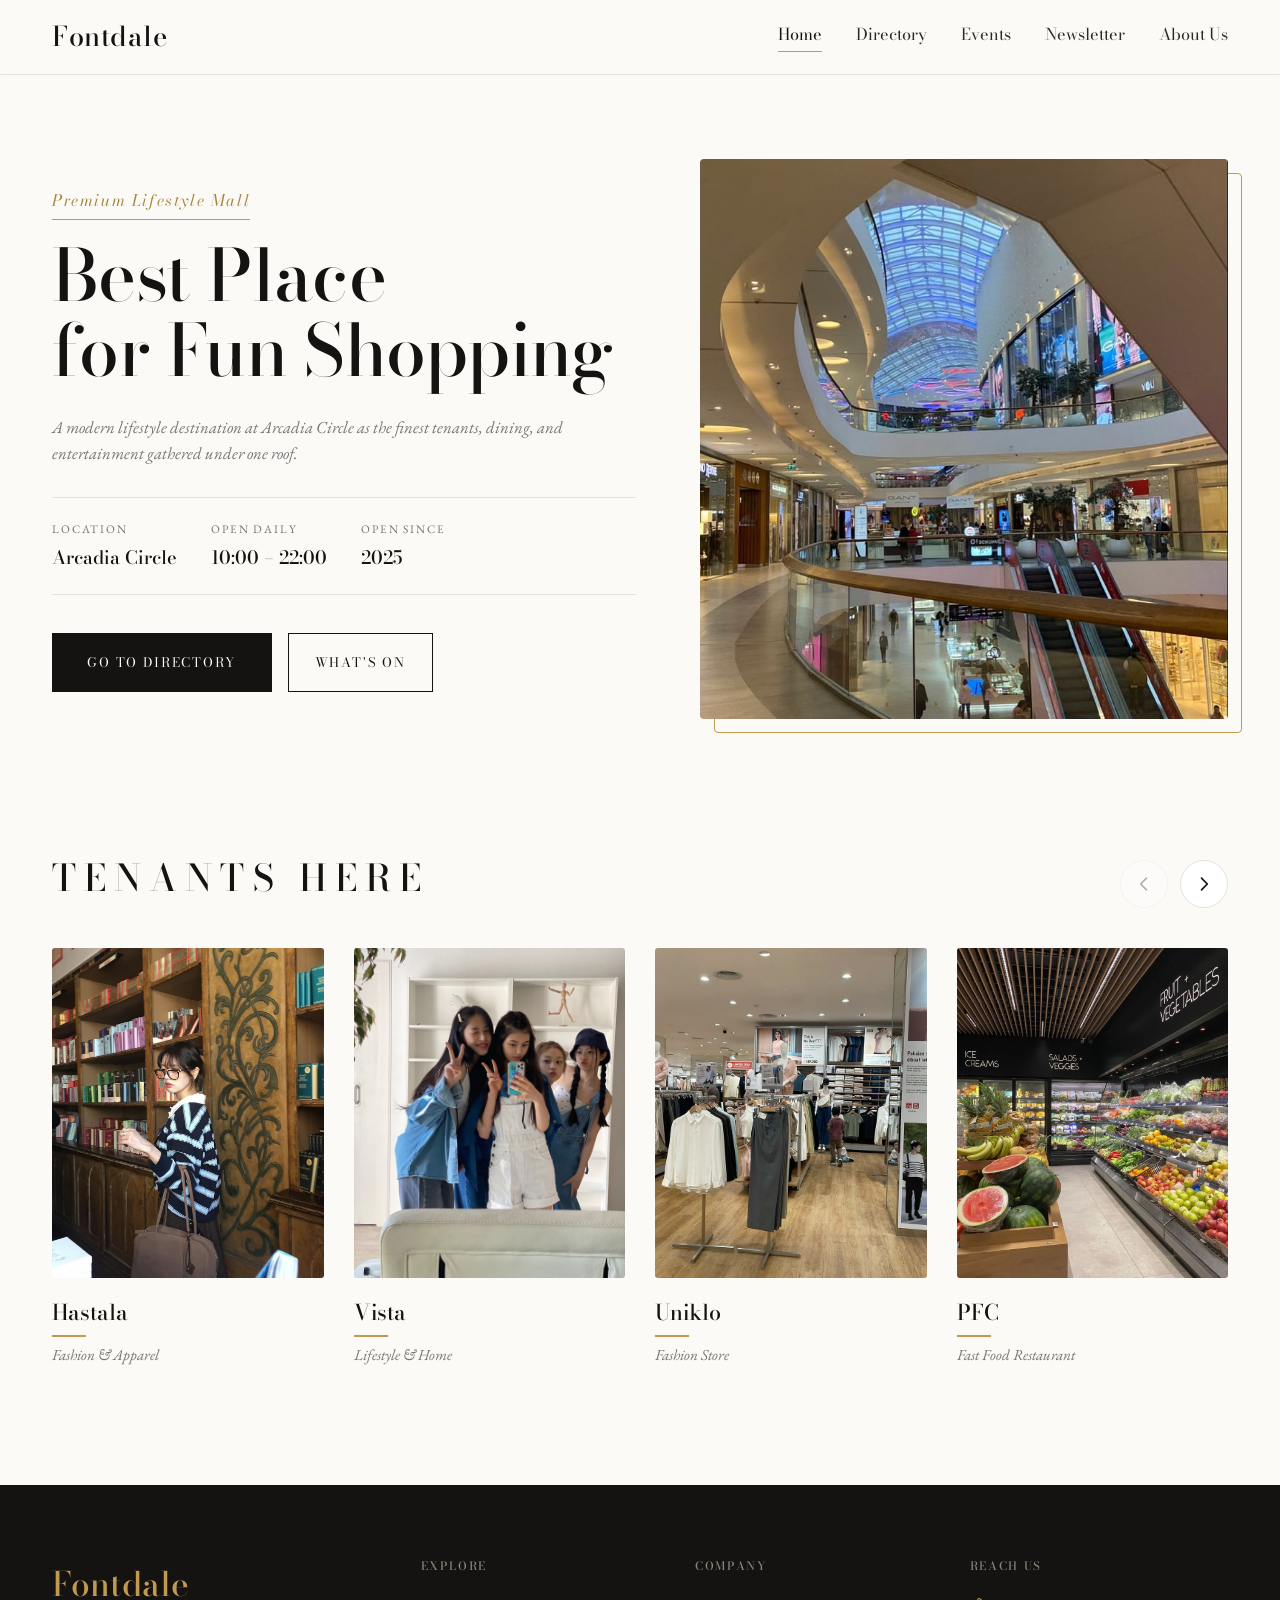
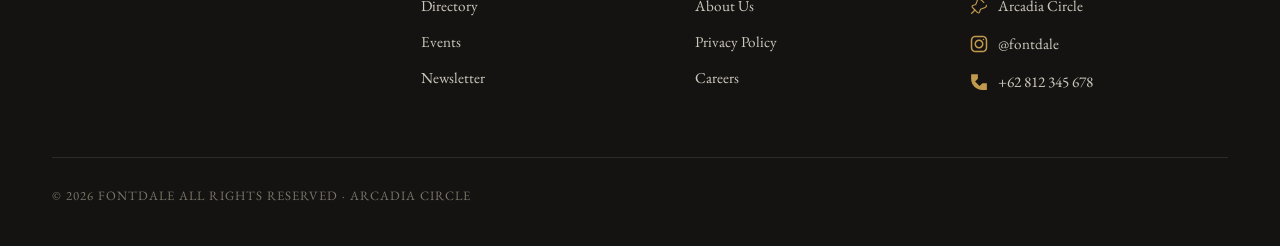
<file: index.html>
<!DOCTYPE html>
<html lang="en">
<head>
<meta charset="UTF-8" />
<meta name="viewport" content="width=device-width, initial-scale=1.0" />
<title>Fontdale — Premium Lifestyle Mall at Arcadia Circle</title>
<link rel="preconnect" href="https://fonts.googleapis.com">
<link rel="preconnect" href="https://fonts.gstatic.com" crossorigin>
<link href="https://fonts.googleapis.com/css2?family=Bodoni+Moda:ital,opsz,wght@0,6..96,400;0,6..96,500;0,6..96,600;1,6..96,400&family=EB+Garamond:ital,wght@0,400;0,500;1,400&display=swap" rel="stylesheet">
<link rel="stylesheet" href="css/style.css">
<link rel="stylesheet" href="css/index.css">
</head>
<body>

  <!-- header -->
  <header>
    <div class="wrap nav">
      <a href="index.html" class="brand">Fontdale</a>
      <nav class="menu" id="menu">
        <a href="index.html" class="active">Home</a>
        <a href="directory.html">Directory</a>
        <a href="events.html">Events</a>
        <a href="newsletter.html">Newsletter</a>
        <a href="about.html">About Us</a>
      </nav>
      <button class="burger" id="burger" aria-label="Toggle menu"><span></span><span></span><span></span></button>
    </div>
  </header>

  <main>
    <!--Hero -->
    <section class="hero">
      <div class="wrap hero-grid">
        <div class="hero-copy">
          <span class="eyebrow">Premium Lifestyle Mall</span>
          <h1 class="reveal d1">Best Place<br>for Fun Shopping</h1>
          <p class="lede reveal d2">A modern lifestyle destination at Arcadia Circle as the finest tenants, dining, and entertainment gathered under one roof.</p>

          <ul class="hero-facts reveal d3">
            <li><span>Location</span><strong>Arcadia Circle</strong></li>
            <li><span>Open Daily</span><strong>10:00 – 22:00</strong></li>
            <li><span>Open Since</span><strong>2025</strong></li>
          </ul>

          <div class="cta-row reveal d4">
            <a class="btn btn-primary" href="directory.html">Go to Directory</a>
            <a class="btn btn-outline" href="events.html">What's On</a>
          </div>
        </div>

        <figure class="hero-figure reveal d2">
          <img src="assets/mall.png" alt="Inside Fontdale at Arcadia Circle">
        </figure>
      </div>
    </section>

    <!--tenant -->
    <section class="tenants">
      <div class="wrap">
        <div class="tenants-head reveal">
          <h2>Tenants Here</h2>
          <div class="carousel-nav">
            <button class="car-btn" id="tenant-prev" type="button" aria-label="Previous tenants">
              <span class="ico ico-arrow-left"></span>
            </button>
            <button class="car-btn" id="tenant-next" type="button" aria-label="Next tenants">
              <span class="ico ico-arrow-right"></span>
            </button>
          </div>
        </div>

        <div class="tenant-carousel">
          <div class="tenant-track" id="tenant-track">
            <article class="tenant reveal d1">
              <div class="frame"><img src="assets/Hastala.png" alt="Hastala"></div>
              <h3>Hastala</h3><span>Fashion &amp; Apparel</span>
            </article>
            <article class="tenant reveal d2">
              <div class="frame"><img src="assets/Vista.png" alt="Vista"></div>
              <h3>Vista</h3><span>Lifestyle &amp; Home</span>
            </article>
            <article class="tenant reveal d3">
              <div class="frame"><img src="assets/uniklo.png" alt="Uniklo"></div>
              <h3>Uniklo</h3><span>Fashion Store</span>
            </article>
            <article class="tenant reveal d4">
              <div class="frame"><img src="assets/PFC.png" alt="PFC"></div>
              <h3>PFC</h3><span>Fast Food Restaurant</span>
            </article>
            <article class="tenant reveal d5">
              <div class="frame"><img src="assets/ikanbakarpaksugeng.png" alt="Ikan Bakar Pak Sugeng"></div>
              <h3>Ikan Bakar Pak Sugeng</h3><span>Seafood Restaurant</span>
            </article>
            <article class="tenant reveal d6">
              <div class="frame"><img src="assets/cinema.png" alt="Cinema 67"></div>
              <h3>Cinema 67</h3><span>Cinema &amp; Entertainment</span>
            </article>
            <article class="tenant reveal d1">
              <div class="frame"><img src="assets/ZoneTime.png" alt="ZoneTime"></div>
              <h3>ZoneTime</h3><span>Arcade Games</span>
            </article>
          </div>
        </div>
      </div>
    </section>
  </main>

  <!--footer -->
  <footer>
    <div class="wrap">
      <div class="foot-grid">
        <div class="foot-brand">Fontdale</div>
        <div class="foot-col">
          <h4>Explore</h4>
          <a href="directory.html">Directory</a><a href="events.html">Events</a><a href="newsletter.html">Newsletter</a>
        </div>
        <div class="foot-col">
          <h4>Company</h4>
          <a href="about.html">About Us</a><a href="#">Privacy Policy</a><a href="#">Careers</a>
        </div>
        <div class="foot-col foot-contact">
          <h4>Reach Us</h4>
          <div class="row">
            <span class="ico ico-pin"></span>
            <span>Arcadia Circle</span>
          </div>
          <div class="row">
            <span class="ico ico-instagram"></span>
            <span>@fontdale</span>
          </div>
          <div class="row">
            <span class="ico ico-phone"></span>
            <span>+62 812 345 678</span>
          </div>
        </div>
      </div>
      <div class="foot-bottom">© 2026 Fontdale  All rights reserved · Arcadia Circle</div>
    </div>
  </footer>

  <script src="js/main.js"></script>
  <script src="js/home.js"></script>
</body>
</html>
</file>
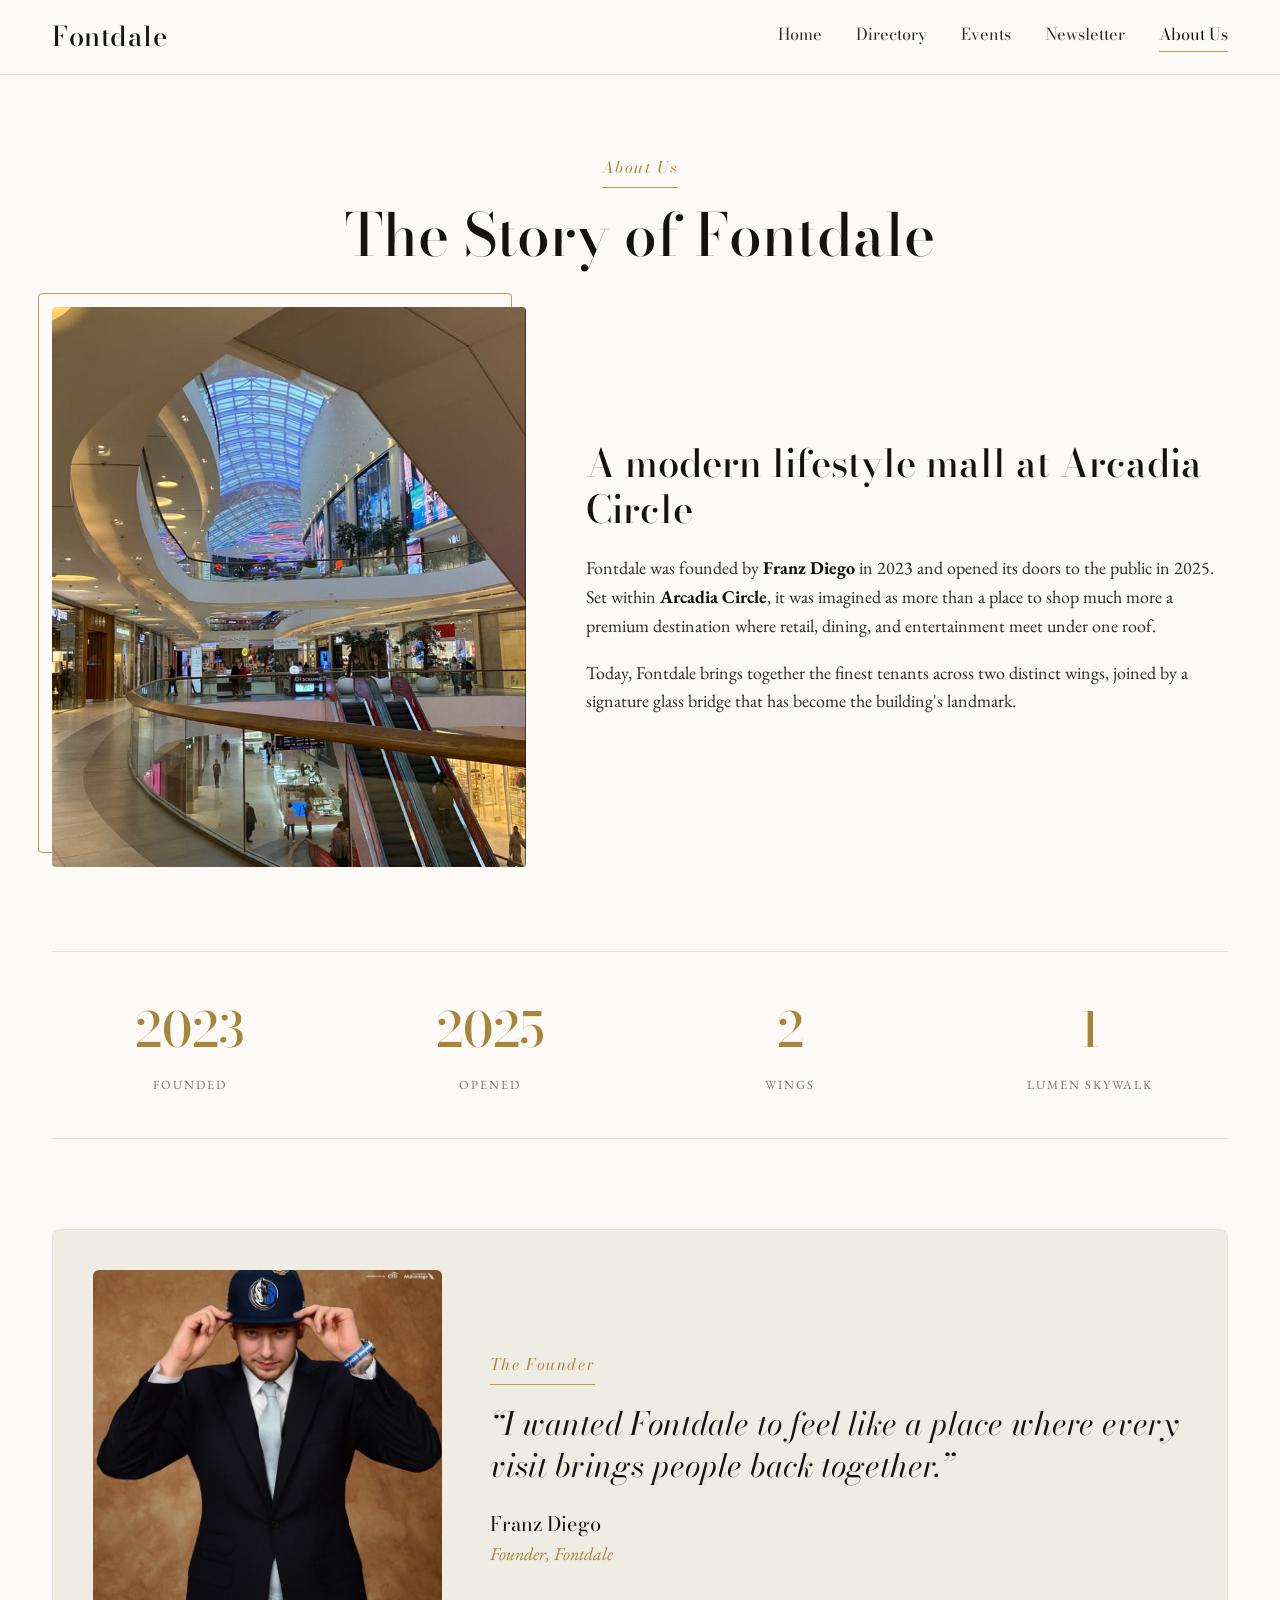
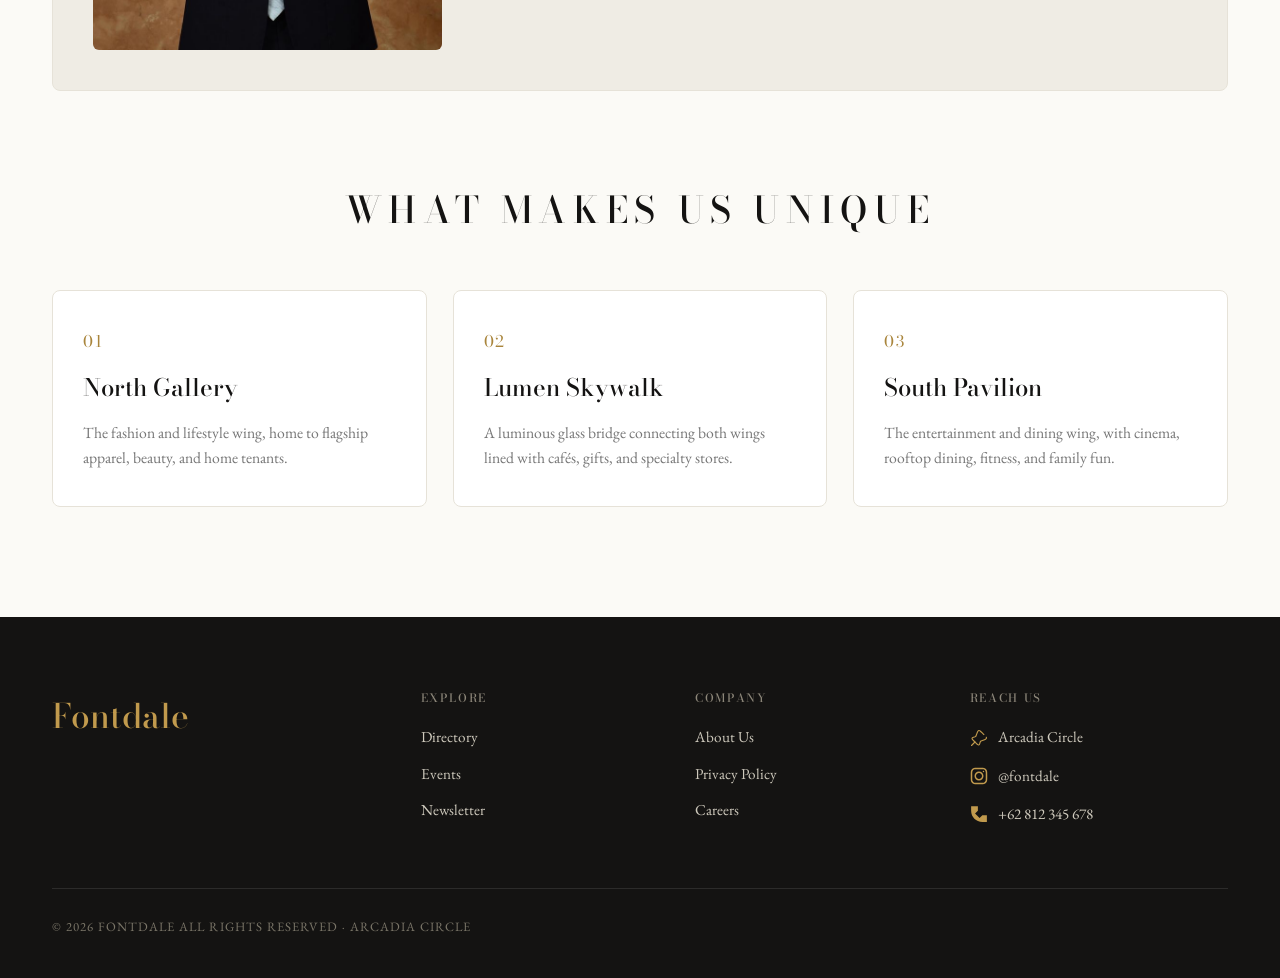
<file: about.html>
<!DOCTYPE html>
<html lang="en">
<head>
<meta charset="UTF-8" />
<meta name="viewport" content="width=device-width, initial-scale=1.0" />
<title>Fontdale About Us</title>
<link rel="preconnect" href="https://fonts.googleapis.com">
<link rel="preconnect" href="https://fonts.gstatic.com" crossorigin>
<link href="https://fonts.googleapis.com/css2?family=Bodoni+Moda:ital,opsz,wght@0,6..96,400;0,6..96,500;0,6..96,600;1,6..96,400&family=EB+Garamond:ital,wght@0,400;0,500;1,400&display=swap" rel="stylesheet">
<link rel="stylesheet" href="css/style.css">
<link rel="stylesheet" href="css/about.css">
</head>
<body>

  <!-- Header -->
  <header>
    <div class="wrap nav">
      <a href="index.html" class="brand">Fontdale</a>
      <nav class="menu" id="menu">
        <a href="index.html">Home</a>
        <a href="directory.html">Directory</a>
        <a href="events.html">Events</a>
        <a href="newsletter.html">Newsletter</a>
        <a href="about.html" class="active">About Us</a>
      </nav>
      <button class="burger" id="burger" aria-label="Toggle menu"><span></span><span></span><span></span></button>
    </div>
  </header>

  <main>
    <div class="wrap">
      <div class="page-head reveal">
        <span class="eyebrow">About Us</span>
        <h1>The Story of Fontdale</h1>
      </div>

      <!-- Intro -->
      <section class="about-intro">
        <figure class="about-figure reveal d1">
          <img src="assets/mall.png" alt="Fontdale at Arcadia Circle">
        </figure>
        <div class="about-copy reveal d2">
          <h2>A modern lifestyle mall at Arcadia Circle</h2>
          <p>Fontdale was founded by <strong>Franz Diego</strong> in 2023 and opened its doors to the public in 2025. Set within <strong>Arcadia Circle</strong>, it was imagined as more than a place to shop much more a premium destination where retail, dining, and entertainment meet under one roof.</p>
          <p>Today, Fontdale brings together the finest tenants across two distinct wings, joined by a signature glass bridge that has become the building's landmark.</p>
        </div>
      </section>

      <!-- Statistik -->
      <section class="about-stats reveal d1">
        <div class="stat"><strong>2023</strong><span>Founded</span></div>
        <div class="stat"><strong>2025</strong><span>Opened</span></div>
        <div class="stat"><strong>2</strong><span>Wings</span></div>
        <div class="stat"><strong>1</strong><span>Lumen Skywalk</span></div>
      </section>

      <!-- Pendiri -->
      <section class="founder">
        <div class="founder-card reveal d1">
          <figure class="founder-photo">
            <img src="assets/FranzKafka.png" alt="Franz Diego, Founder of Fontdale">
          </figure>
          <div class="founder-words">
            <span class="eyebrow">The Founder</span>
            <blockquote>“I wanted Fontdale to feel like a place where every visit brings people back together.”</blockquote>
            <p class="founder-name">Franz Diego</p>
            <p class="founder-role">Founder, Fontdale</p>
          </div>
        </div>
      </section>

      <!-- Keunikan -->
      <section class="unique">
        <div class="section-head reveal"><h2>What Makes Us Unique</h2></div>
        <div class="unique-grid">
          <article class="unique-card reveal d1">
            <span class="num">01</span>
            <h3>North Gallery</h3>
            <p>The fashion and lifestyle wing, home to flagship apparel, beauty, and home tenants.</p>
          </article>
          <article class="unique-card reveal d2">
            <span class="num">02</span>
            <h3>Lumen Skywalk</h3>
            <p>A luminous glass bridge connecting both wings lined with cafés, gifts, and specialty stores.</p>
          </article>
          <article class="unique-card reveal d3">
            <span class="num">03</span>
            <h3>South Pavilion</h3>
            <p>The entertainment and dining wing, with cinema, rooftop dining, fitness, and family fun.</p>
          </article>
        </div>
      </section>
    </div>
  </main>

  <!-- Footer -->
  <footer>
    <div class="wrap">
      <div class="foot-grid">
        <div class="foot-brand">Fontdale</div>
        <div class="foot-col">
          <h4>Explore</h4>
          <a href="directory.html">Directory</a><a href="events.html">Events</a><a href="newsletter.html">Newsletter</a>
        </div>
        <div class="foot-col">
          <h4>Company</h4>
          <a href="about.html">About Us</a><a href="#">Privacy Policy</a><a href="#">Careers</a>
        </div>
        <div class="foot-col foot-contact">
          <h4>Reach Us</h4>
          <div class="row">
            <span class="ico ico-pin"></span>
            <span>Arcadia Circle</span>
          </div>
          <div class="row">
            <span class="ico ico-instagram"></span>
            <span>@fontdale</span>
          </div>
          <div class="row">
            <span class="ico ico-phone"></span>
            <span>+62 812 345 678</span>
          </div>
        </div>
      </div>
      <div class="foot-bottom">© 2026 Fontdale All rights reserved · Arcadia Circle</div>
    </div>
  </footer>

  <script src="js/main.js"></script>
</body>
</html>
</file>
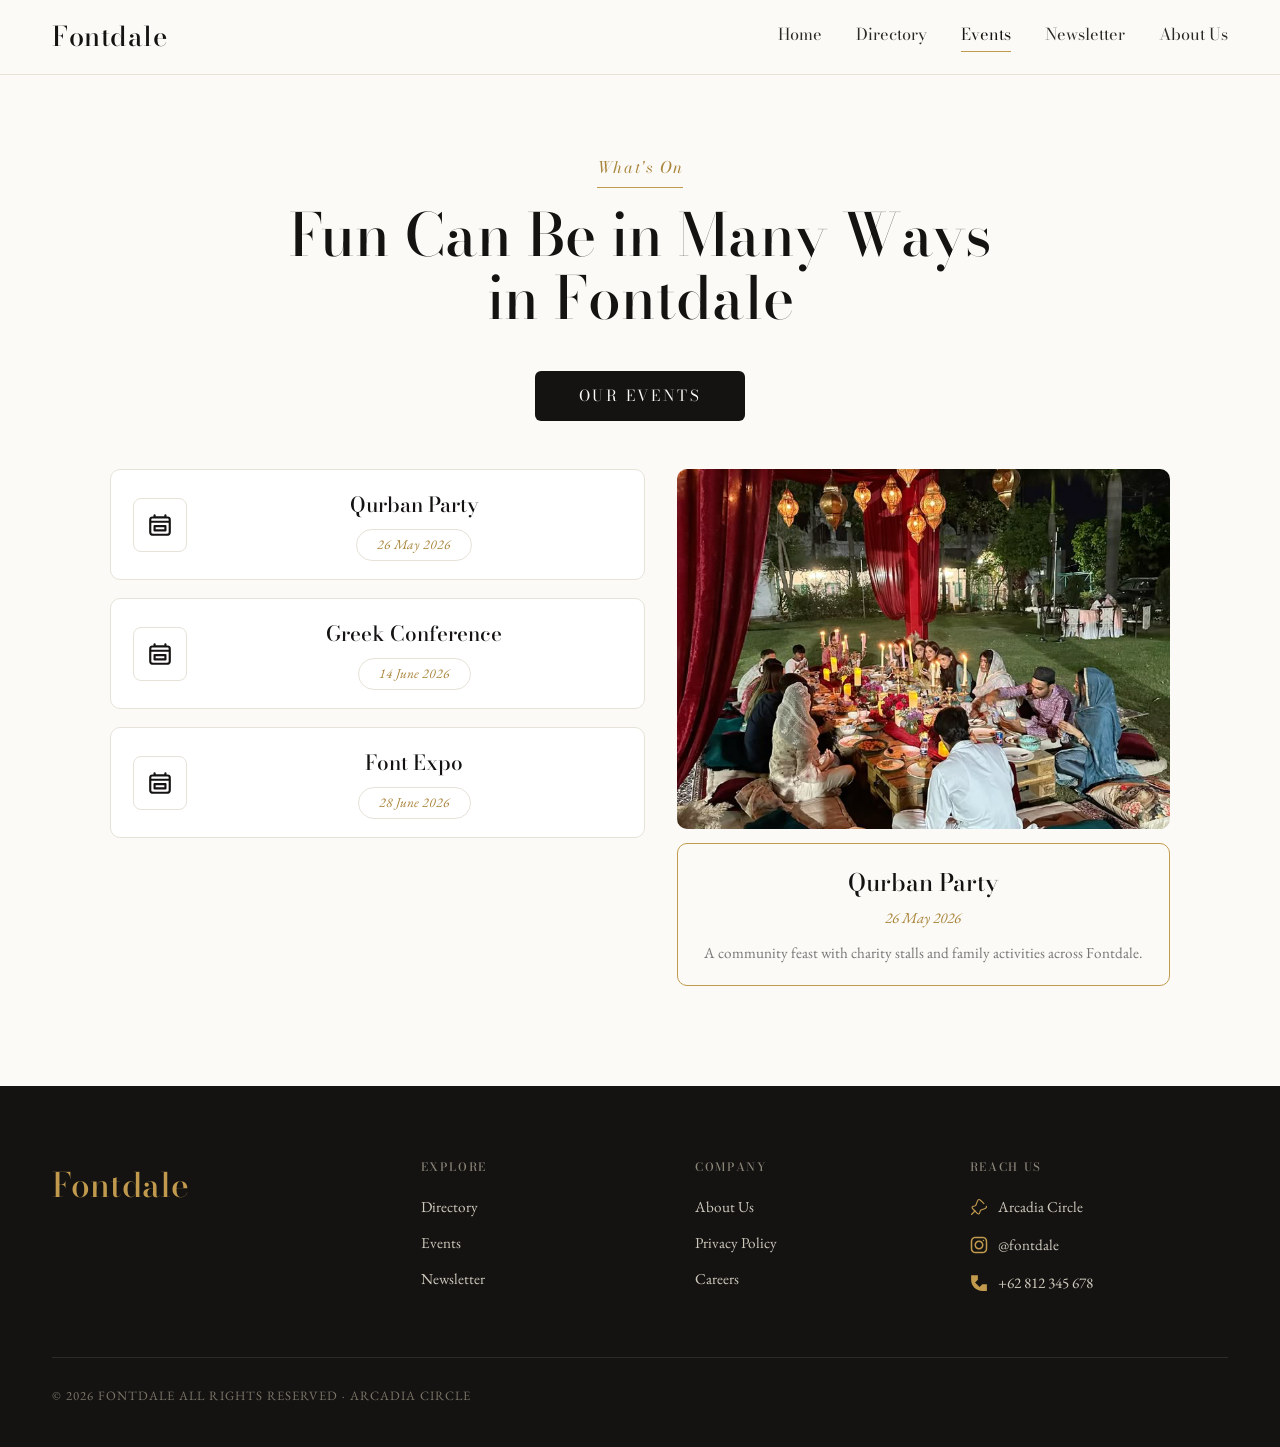
<file: events.html>
<!DOCTYPE html>
<html lang="en">
<head>
<meta charset="UTF-8" />
<meta name="viewport" content="width=device-width, initial-scale=1.0" />
<title>Fontdale Events</title>
<link rel="preconnect" href="https://fonts.googleapis.com">
<link rel="preconnect" href="https://fonts.gstatic.com" crossorigin>
<link href="https://fonts.googleapis.com/css2?family=Bodoni+Moda:ital,opsz,wght@0,6..96,400;0,6..96,500;0,6..96,600;1,6..96,400&family=EB+Garamond:ital,wght@0,400;0,500;1,400&display=swap" rel="stylesheet">
<link rel="stylesheet" href="css/style.css">
<link rel="stylesheet" href="css/events.css">
</head>
<body>

  <!-- Header -->
  <header>
    <div class="wrap nav">
      <a href="index.html" class="brand">Fontdale</a>
      <nav class="menu" id="menu">
        <a href="index.html">Home</a>
        <a href="directory.html">Directory</a>
        <a href="events.html" class="active">Events</a>
        <a href="newsletter.html">Newsletter</a>
        <a href="about.html">About Us</a>
      </nav>
      <button class="burger" id="burger" aria-label="Toggle menu"><span></span><span></span><span></span></button>
    </div>
  </header>

  <main>
    <div class="wrap">
      <div class="page-head reveal">
        <span class="eyebrow">What's On</span>
        <h1>Fun Can Be in Many Ways<br>in Fontdale</h1>
      </div>

      <div class="events-tab reveal d1">Our Events</div>

      <div class="events-layout">
        <!-- Daftar event -->
        <div class="event-list">
          <article class="event-row reveal d2">
            <span class="cal">
              <span class="ico ico-cal"></span>
            </span>
            <div class="info">
              <h3>Qurban Party</h3>
              <span class="pill">26 May 2026</span>
            </div>
          </article>

          <article class="event-row reveal d3">
            <span class="cal">
              <span class="ico ico-cal"></span>
            </span>
            <div class="info">
              <h3>Greek Conference</h3>
              <span class="pill">14 June 2026</span>
            </div>
          </article>

          <article class="event-row reveal d4">
            <span class="cal">
              <span class="ico ico-cal"></span>
            </span>
            <div class="info">
              <h3>Font Expo</h3>
              <span class="pill">28 June 2026</span>
            </div>
          </article>
        </div>

        <!-- Event berlangsung -->
        <div class="event-feature reveal d2">
          <div class="img-wrap">
            <img src="assets/qurbanparty.png" alt="Qurban Party">
          </div>
          <div class="cap">
            <h3>Qurban Party</h3>
            <p class="d">26 May 2026</p>
            <p class="ev-desc">A community feast with charity stalls and family activities across Fontdale.</p>
          </div>
        </div>
      </div>
    </div>
  </main>

  <!--Footer -->
  <footer>
    <div class="wrap">
      <div class="foot-grid">
        <div class="foot-brand">Fontdale</div>
        <div class="foot-col">
          <h4>Explore</h4>
          <a href="directory.html">Directory</a><a href="events.html">Events</a><a href="newsletter.html">Newsletter</a>
        </div>
        <div class="foot-col">
          <h4>Company</h4>
          <a href="about.html">About Us</a><a href="#">Privacy Policy</a><a href="#">Careers</a>
        </div>
        <div class="foot-col foot-contact">
          <h4>Reach Us</h4>
          <div class="row">
            <span class="ico ico-pin"></span>
            <span>Arcadia Circle</span>
          </div>
          <div class="row">
            <span class="ico ico-instagram"></span>
            <span>@fontdale</span>
          </div>
          <div class="row">
            <span class="ico ico-phone"></span>
            <span>+62 812 345 678</span>
          </div>
        </div>
      </div>
      <div class="foot-bottom">© 2026 Fontdale All rights reserved · Arcadia Circle</div>
    </div>
  </footer>

  <script src="js/main.js"></script>
</body>
</html>
</file>
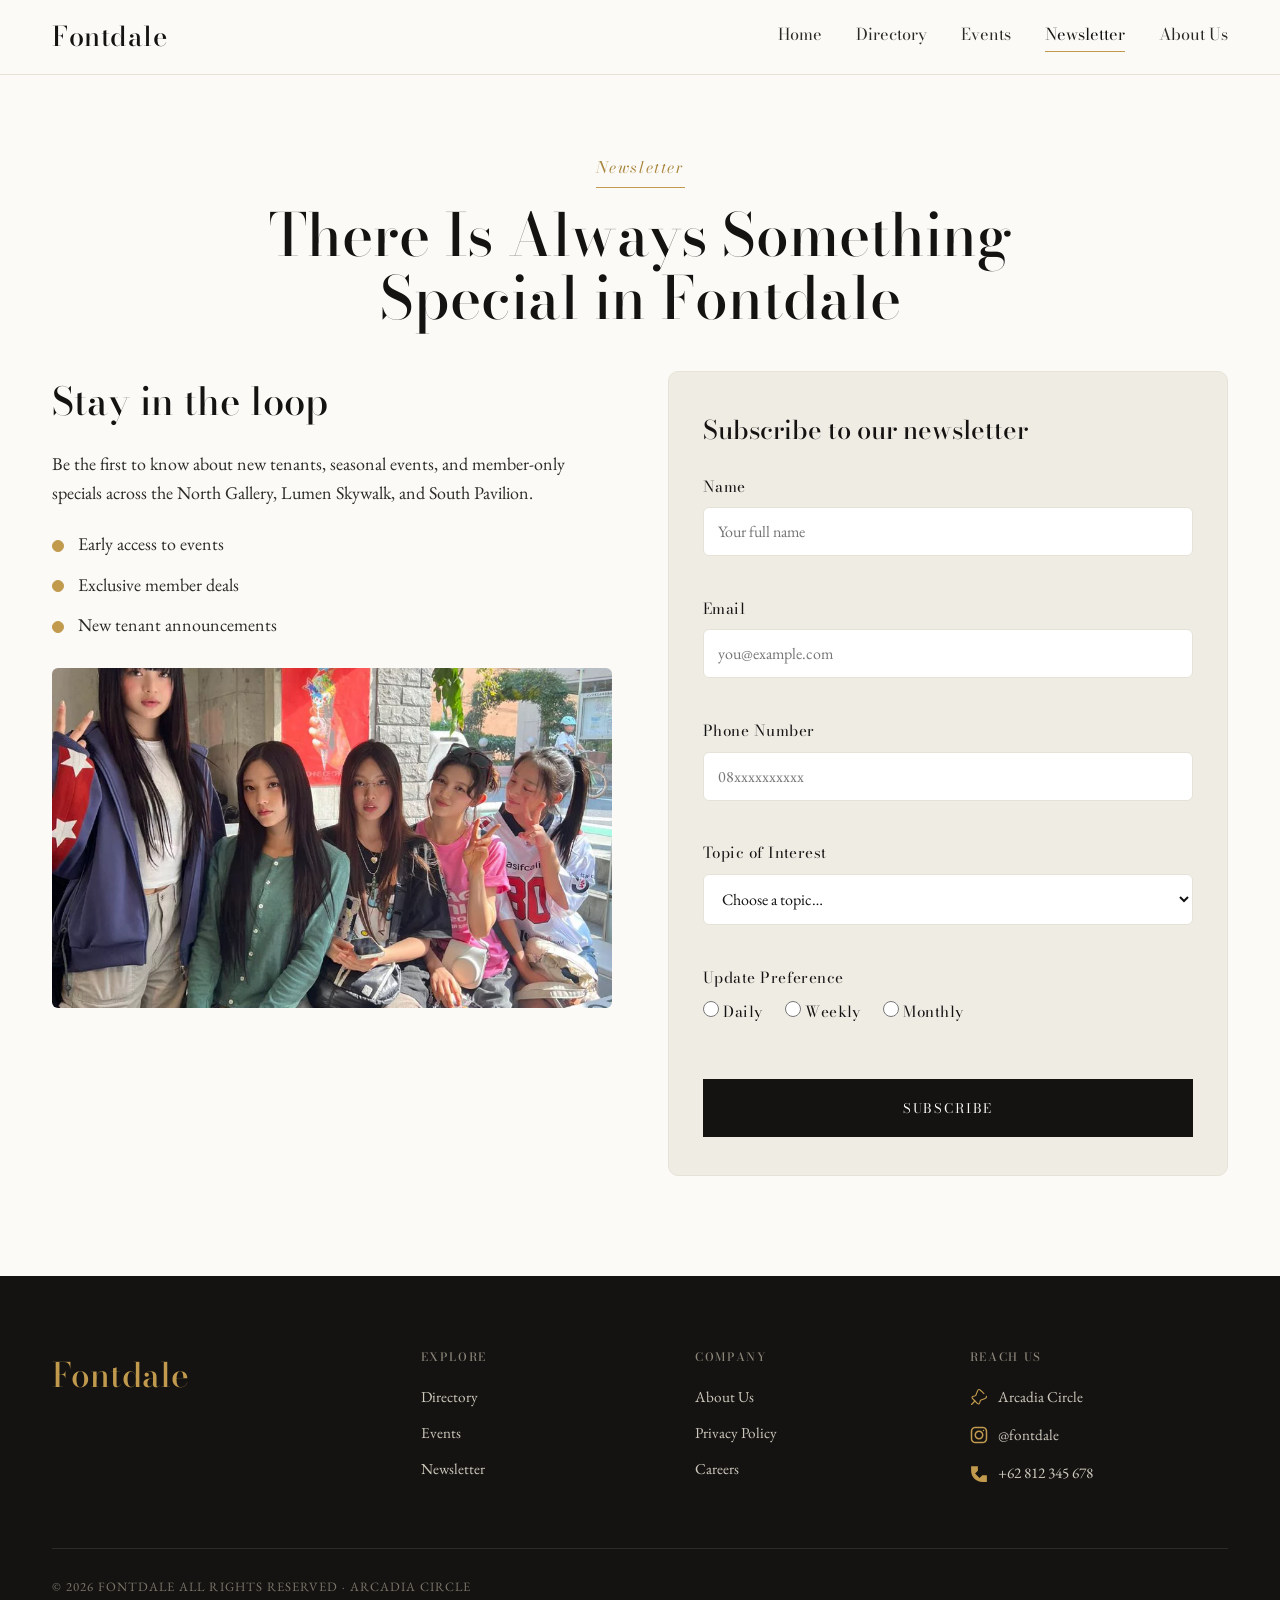
<file: newsletter.html>
<!DOCTYPE html>
<html lang="en">
<head>
<meta charset="UTF-8" />
<meta name="viewport" content="width=device-width, initial-scale=1.0" />
<title>Fontdale  Newsletter</title>
<link rel="preconnect" href="https://fonts.googleapis.com">
<link rel="preconnect" href="https://fonts.gstatic.com" crossorigin>
<link href="https://fonts.googleapis.com/css2?family=Bodoni+Moda:ital,opsz,wght@0,6..96,400;0,6..96,500;0,6..96,600;1,6..96,400&family=EB+Garamond:ital,wght@0,400;0,500;1,400&display=swap" rel="stylesheet">
<link rel="stylesheet" href="css/style.css">
<link rel="stylesheet" href="css/newsletter.css">
</head>
<body>

  <!-- Header -->
  <header>
    <div class="wrap nav">
      <a href="index.html" class="brand">Fontdale</a>
      <nav class="menu" id="menu">
        <a href="index.html">Home</a>
        <a href="directory.html">Directory</a>
        <a href="events.html">Events</a>
        <a href="newsletter.html" class="active">Newsletter</a>
        <a href="about.html">About Us</a>
      </nav>
      <button class="burger" id="burger" aria-label="Toggle menu"><span></span><span></span><span></span></button>
    </div>
  </header>

  <main>
    <div class="wrap">
      <div class="page-head reveal">
        <span class="eyebrow">Newsletter</span>
        <h1>There Is Always Something<br>Special in Fontdale</h1>
      </div>

      <section class="news-layout">
        <!-- Kiri: alasan berlangganan -->
        <div class="news-intro reveal d1">
          <h2>Stay in the loop</h2>
          <p>Be the first to know about new tenants, seasonal events, and member-only specials across the North Gallery, Lumen Skywalk, and South Pavilion.</p>
          <ul class="news-perks">
            <li>Early access to events</li>
            <li>Exclusive member deals</li>
            <li>New tenant announcements</li>
          </ul>
          <figure class="news-figure">
            <img src="assets/staywithus.png" alt="Fontdale community">
          </figure>
        </div>

    
        <div class="news-card reveal d2">
          <h3>Subscribe to our newsletter</h3>

          <!-- Validasi lanjut js-->
          <form id="news-form" class="news-form" novalidate>
            <div class="field">
              <label for="name">Name</label>
              <input type="text" id="name" name="name" placeholder="Your full name" autocomplete="name">
              <small class="err" id="err-name"></small>
            </div>

            <div class="field">
              <label for="email">Email</label>
              <input type="text" id="email" name="email" placeholder="you@example.com" autocomplete="email">
              <small class="err" id="err-email"></small>
            </div>

            <div class="field">
              <label for="phone">Phone Number</label>
              <input type="text" id="phone" name="phone" placeholder="08xxxxxxxxxx" inputmode="numeric" autocomplete="tel">
              <small class="err" id="err-phone"></small>
            </div>

            <div class="field">
              <label for="topic">Topic of Interest</label>
              <select id="topic" name="topic">
                <option value="">Choose a topic…</option>
                <option value="fashion">Fashion &amp; Apparel</option>
                <option value="dining">Dining &amp; Cafés</option>
                <option value="events">Events &amp; Festivals</option>
                <option value="lifestyle">Lifestyle &amp; Home</option>
              </select>
              <small class="err" id="err-topic"></small>
            </div>

            <div class="field">
              <span class="field-label">Update Preference</span>
              <div class="radio-row" id="frequency-group">
                <label class="radio"><input type="radio" name="frequency" value="daily"> Daily</label>
                <label class="radio"><input type="radio" name="frequency" value="weekly"> Weekly</label>
                <label class="radio"><input type="radio" name="frequency" value="monthly"> Monthly</label>
              </div>
              <small class="err" id="err-frequency"></small>
            </div>

            <button type="submit" class="btn btn-primary news-submit">Subscribe</button>

            <p class="form-success" id="form-success" hidden>✓ Thank you! You are now subscribed to the Fontdale newsletter.</p>
          </form>
        </div>
      </section>
    </div>
  </main>

  <!-- Footer -->
  <footer>
    <div class="wrap">
      <div class="foot-grid">
        <div class="foot-brand">Fontdale</div>
        <div class="foot-col">
          <h4>Explore</h4>
          <a href="directory.html">Directory</a><a href="events.html">Events</a><a href="newsletter.html">Newsletter</a>
        </div>
        <div class="foot-col">
          <h4>Company</h4>
          <a href="about.html">About Us</a><a href="#">Privacy Policy</a><a href="#">Careers</a>
        </div>
        <div class="foot-col foot-contact">
          <h4>Reach Us</h4>
          <div class="row">
            <span class="ico ico-pin"></span>
            <span>Arcadia Circle</span>
          </div>
          <div class="row">
            <span class="ico ico-instagram"></span>
            <span>@fontdale</span>
          </div>
          <div class="row">
            <span class="ico ico-phone"></span>
            <span>+62 812 345 678</span>
          </div>
        </div>
      </div>
      <div class="foot-bottom">© 2026 Fontdale  All rights reserved · Arcadia Circle</div>
    </div>
  </footer>

  <script src="js/main.js"></script>
  <script src="js/newsletter.js"></script>
</body>
</html>
</file>
<file: css/style.css>
/* Gaya dasar bersama — dipakai semua halaman */

/* Token desain */
:root{
  --paper:#fbfaf6; --paper-pure:#ffffff;
  --ink:#141312; --ink-soft:#2c2a27;
  --gold:#c19a4d; --gold-deep:#a9853c;
  --muted:#767676; --line:#e6e2d8;
  --soft:#efece4;
  --footer:#141312;
  --ok:#2f7d52; --err:#b23b3b;
  --display:"Bodoni Moda", Georgia, serif;
  --body:"EB Garamond", Georgia, serif;
  --maxw:1240px;
  --ease:cubic-bezier(.22,.61,.36,1);
}

*{ box-sizing:border-box; margin:0; padding:0; }
html{ scroll-behavior:smooth; }
body{
  font-family:var(--body); background:var(--paper); color:var(--ink);
  font-size:18px; line-height:1.6; -webkit-font-smoothing:antialiased;
  text-rendering:optimizeLegibility;
}
img{ display:block; max-width:100%; }
a{ color:inherit; text-decoration:none; }
.wrap{ width:100%; max-width:var(--maxw); margin-inline:auto; padding-inline:32px; }

.eyebrow{
  font-family:var(--display); font-style:italic; font-size:1rem;
  letter-spacing:.1em; color:var(--gold-deep); display:inline-block;
  padding-bottom:6px; border-bottom:1px solid var(--gold);
}

/* Animasi masuk */
@keyframes rise{ from{opacity:0; transform:translateY(22px);} to{opacity:1; transform:translateY(0);} }
.reveal{ opacity:0; animation:rise .9s var(--ease) forwards; }
/* Jeda animasi bertahap */
.d1{ animation-delay:.06s; }
.d2{ animation-delay:.12s; }
.d3{ animation-delay:.18s; }
.d4{ animation-delay:.24s; }
.d5{ animation-delay:.30s; }
.d6{ animation-delay:.36s; }
@media (prefers-reduced-motion:reduce){ .reveal{ animation:none; opacity:1; } }

/* Header / Navigasi */
header{
  position:sticky; top:0; z-index:50;
  background:rgba(251,250,246,.86); backdrop-filter:blur(8px);
  border-bottom:1px solid var(--line);
}
.nav{ display:flex; align-items:center; justify-content:space-between; height:74px; }
.brand{ font-family:var(--display); font-weight:500; font-size:1.7rem; letter-spacing:.02em; }
.menu{ display:flex; gap:34px; align-items:center; }
.menu a{
  font-family:var(--display); font-size:1.02rem; color:var(--ink-soft);
  position:relative; padding-bottom:4px; transition:color .25s var(--ease);
}
.menu a::after{ content:""; position:absolute; left:0; bottom:0; height:1.5px; width:0; background:var(--gold); transition:width .3s var(--ease); }
.menu a:hover{ color:var(--ink); }
.menu a:hover::after, .menu a.active::after{ width:100%; }
.menu a.active{ color:var(--ink); }
.burger{ display:none; background:none; border:0; cursor:pointer; }
.burger span{ display:block; width:26px; height:1.6px; background:var(--ink); margin:6px 0; transition:.3s; }

/* Tombol */
.btn{
  font-family:var(--display); text-transform:uppercase; letter-spacing:.14em; font-size:.82rem;
  cursor:pointer; transition:.3s var(--ease); display:inline-flex; align-items:center; justify-content:center;
}
.btn-primary{ background:var(--ink); color:var(--paper); padding:18px 34px; border:1px solid var(--ink); }
.btn-primary:hover{ background:transparent; color:var(--ink); }
.btn-outline{ background:transparent; color:var(--ink); border:1px solid var(--ink); padding:18px 26px; }
.btn-outline:hover{ background:var(--ink); color:var(--paper); }

/* Judul halaman */
.page-head{ text-align:center; padding:78px 0 40px; }
.page-head h1{ font-family:var(--display); font-weight:500; font-size:clamp(2.4rem,4.6vw,4rem); line-height:1.08; margin-top:16px; }

/* Ikon */
.ico{
  display:inline-block; flex-shrink:0; width:20px; height:20px;
  background-color:currentColor;
  -webkit-mask:center / contain no-repeat; mask:center / contain no-repeat;
}
.ico-pin{ -webkit-mask-image:url(../assets/icons/pin.svg); mask-image:url(../assets/icons/pin.svg); }
.ico-instagram{ -webkit-mask-image:url(../assets/icons/instagram.svg); mask-image:url(../assets/icons/instagram.svg); }
.ico-phone{ -webkit-mask-image:url(../assets/icons/phone.svg); mask-image:url(../assets/icons/phone.svg); }
.ico-cal{ -webkit-mask-image:url(../assets/icons/calendar.svg); mask-image:url(../assets/icons/calendar.svg); }
.ico-arrow-left{ -webkit-mask-image:url(../assets/icons/chevron-left.svg); mask-image:url(../assets/icons/chevron-left.svg); }
.ico-arrow-right{ -webkit-mask-image:url(../assets/icons/chevron-right.svg); mask-image:url(../assets/icons/chevron-right.svg); }

/* Footer */
footer{ background:var(--footer); color:#cfcabd; padding:72px 0 40px; }
.foot-grid{ display:grid; grid-template-columns:1.4fr 1fr 1fr 1.1fr; gap:40px; padding-bottom:48px; border-bottom:1px solid rgba(255,255,255,.1); }
.foot-brand{ font-family:var(--display); font-size:2.1rem; color:var(--gold); font-weight:500; }
.foot-col h4{ font-family:var(--display); text-transform:uppercase; letter-spacing:.14em; font-size:.72rem; color:#8d877a; margin-bottom:18px; font-weight:500; }
.foot-col a{ display:block; font-size:.95rem; margin-bottom:12px; color:#cfcabd; transition:color .25s var(--ease); }
.foot-col a:hover{ color:var(--gold); }
.foot-contact{ font-size:.95rem; }
.foot-contact .row{ display:flex; align-items:center; gap:10px; margin-bottom:14px; }
.foot-contact .ico{ width:18px; height:18px; background-color:var(--gold); }
.foot-bottom{ padding-top:28px; font-size:.8rem; letter-spacing:.08em; color:#7a7568; text-transform:uppercase; }

/* Responsif */
@media (max-width:980px){
  .foot-grid{ grid-template-columns:1fr 1fr; gap:32px; }
}
@media (max-width:620px){
  body{ font-size:17px; } .wrap{ padding-inline:22px; }
  .menu{
    position:fixed; inset:74px 0 auto 0; flex-direction:column; gap:0; background:var(--paper);
    border-bottom:1px solid var(--line); transform:translateY(-140%); transition:transform .4s var(--ease); padding:10px 22px 22px;
  }
  .menu.open{ transform:translateY(0); }
  .menu a{ padding:14px 0; width:100%; border-bottom:1px solid var(--line); }
  .burger{ display:block; }
  .foot-grid{ grid-template-columns:1fr; }
}

/* Responsif — HP kecil (di bawah 540px) */
@media screen and (max-width:540px){
  body{ font-size:16px; }
  .wrap{ padding-inline:16px; }
  .brand{ font-size:1.45rem; }
  .page-head{ padding:52px 0 28px; }
  .page-head h1{ font-size:2.1rem; }
  .btn{ width:100%; }
  footer{ padding:52px 0 32px; }
  .foot-brand{ font-size:1.8rem; }
}
</file>
<file: css/index.css>
/* Gaya halaman Home */

/* Hero */
.hero{ padding:84px 0 96px; }
.hero-grid{ display:grid; grid-template-columns:1.05fr .95fr; gap:64px; align-items:center; }
.hero-copy .eyebrow{ margin-bottom:18px; }
.hero h1{ font-family:var(--display); font-weight:500; font-size:clamp(2.8rem,5.6vw,5.2rem); line-height:1.04; letter-spacing:-.01em; }
.hero p.lede{ color:var(--muted); font-size:1.05rem; margin:26px 0 30px; font-style:italic; }

/* Info lokasi & jam buka */
.hero-facts{ display:flex; flex-wrap:wrap; gap:34px; list-style:none; margin:0 0 38px; padding:22px 0; border-top:1px solid var(--line); border-bottom:1px solid var(--line); }
.hero-facts li{ display:flex; flex-direction:column; gap:4px; }
.hero-facts span{ font-size:.72rem; letter-spacing:.16em; text-transform:uppercase; color:var(--muted); }
.hero-facts strong{ font-family:var(--display); font-weight:500; font-size:1.15rem; color:var(--ink); }

.cta-row{ display:flex; gap:16px; flex-wrap:wrap; }

.hero-figure{ position:relative; }
.hero-figure img{ width:100%; height:560px; object-fit:cover; border-radius:4px; }
.hero-figure::after{ content:""; position:absolute; inset:14px -14px -14px 14px; border:1px solid var(--gold); border-radius:4px; z-index:-1; }

/*carousel tenant */
.tenants{ padding:34px 0 110px; }
.tenants-head{ display:flex; align-items:flex-end; justify-content:space-between; gap:24px; margin-bottom:40px; }
.tenants-head h2{ font-family:var(--display); font-weight:500; font-size:clamp(1.6rem,3vw,2.3rem); letter-spacing:.22em; text-transform:uppercase; }

.carousel-nav{ display:flex; gap:12px; flex-shrink:0; }
.car-btn{
  width:48px; height:48px; flex-shrink:0; border:1px solid var(--line); background:var(--paper-pure);
  border-radius:50%; cursor:pointer; display:inline-flex; align-items:center; justify-content:center;
  transition:.25s var(--ease);
}
.car-btn:hover{ border-color:var(--gold); }
.car-btn .ico{ width:20px; height:20px; background-color:var(--ink); }
.car-btn:disabled{ opacity:.32; cursor:default; }
.car-btn:disabled:hover{ border-color:var(--line); }

.tenant-carousel{ position:relative; }
.tenant-track{
  display:grid; grid-auto-flow:column; grid-auto-columns:calc((100% - 3 * 30px) / 4); gap:30px;
  overflow-x:auto; scroll-snap-type:x mandatory; scroll-behavior:smooth;
  padding-bottom:8px; scrollbar-width:none;
}
.tenant-track::-webkit-scrollbar{ display:none; }
.tenant{ scroll-snap-align:start; cursor:pointer; }
.tenant .frame{ overflow:hidden; border-radius:3px; }
.tenant img{ width:100%; height:330px; object-fit:cover; transition:transform .7s var(--ease), filter .5s var(--ease); filter:grayscale(.1); }
.tenant:hover img{ transform:scale(1.06); filter:grayscale(0); }
.tenant h3{ font-family:var(--display); font-weight:500; font-size:1.35rem; margin-top:18px; display:inline-block; position:relative; }
.tenant h3::after{ content:""; display:block; width:34px; height:1.5px; background:var(--gold); margin-top:5px; transition:width .35s var(--ease); }
.tenant:hover h3::after{ width:100%; }
.tenant span{ display:block; font-style:italic; font-size:.95rem; color:var(--muted); margin-top:6px; }

/*Responsif */
@media (max-width:980px){
  .hero-grid{ grid-template-columns:1fr; gap:44px; }
  .hero-figure img{ height:420px; } .hero-figure::after{ display:none; }
  .tenant-track{ grid-auto-columns:calc((100% - 30px) / 2); }
}
@media (max-width:620px){
  .hero{ padding:54px 0 70px; } .cta-row{ flex-direction:column; } .btn{ width:100%; }
  .tenant-track{ grid-auto-columns:82%; gap:18px; } .tenant img{ height:380px; }
}
@media screen and (max-width:540px){
  .hero-facts{ gap:22px; }
  .hero-facts li{ flex:1 1 40%; }
  .hero-figure img{ height:340px; }
  .tenants-head{ align-items:center; }
  .car-btn{ width:42px; height:42px; }
  .tenant img{ height:340px; }
}
</file>
<file: css/about.css>
/* intro */
.about-intro{ display:grid; grid-template-columns:.85fr 1.15fr; gap:60px; align-items:center; padding-bottom:84px; }
.about-figure{ position:relative; }
.about-figure img{ width:100%; height:560px; object-fit:cover; border-radius:4px; }
.about-figure::after{ content:""; position:absolute; inset:-14px 14px 14px -14px; border:1px solid var(--gold); border-radius:4px; z-index:-1; }
.about-copy h2{ font-family:var(--display); font-weight:500; font-size:clamp(1.7rem,3vw,2.4rem); line-height:1.2; margin-bottom:22px; }
.about-copy p{ color:var(--ink-soft); margin-bottom:18px; }
.about-copy strong{ color:var(--ink); }

/* Statistik */
.about-stats{ display:grid; grid-template-columns:repeat(4,1fr); gap:24px; padding:40px 0; border-top:1px solid var(--line); border-bottom:1px solid var(--line); margin-bottom:90px; }
.stat{ text-align:center; }
.stat strong{ display:block; font-family:var(--display); font-weight:500; font-size:clamp(2rem,4vw,3rem); color:var(--gold-deep); }
.stat span{ font-size:.78rem; letter-spacing:.16em; text-transform:uppercase; color:var(--muted); }

/* Pendiri */
.founder{ padding-bottom:90px; }
.founder-card{ display:grid; grid-template-columns:.5fr 1fr; gap:48px; align-items:center; background:var(--soft); border:1px solid var(--line); border-radius:8px; padding:40px; }
.founder-photo img{ width:100%; height:380px; object-fit:cover; border-radius:6px; }
.founder-words blockquote{ font-family:var(--display); font-style:italic; font-size:clamp(1.4rem,2.6vw,2rem); line-height:1.3; margin:18px 0 22px; }
.founder-name{ font-family:var(--display); font-size:1.25rem; }
.founder-role{ font-style:italic; color:var(--gold-deep); }

/* Keunikan */
.unique{ padding-bottom:110px; }
.unique .section-head{ text-align:center; margin-bottom:50px; }
.unique .section-head h2{ font-family:var(--display); font-weight:500; font-size:clamp(1.6rem,3vw,2.3rem); letter-spacing:.18em; text-transform:uppercase; }
.unique-grid{ display:grid; grid-template-columns:repeat(3,1fr); gap:26px; }
.unique-card{ background:var(--paper-pure); border:1px solid var(--line); border-radius:8px; padding:36px 30px; transition:.3s var(--ease); }
.unique-card:hover{ border-color:var(--gold); transform:translateY(-6px); }
.unique-card .num{ font-family:var(--display); font-size:1rem; letter-spacing:.1em; color:var(--gold-deep); }
.unique-card h3{ font-family:var(--display); font-weight:500; font-size:1.5rem; margin:14px 0 12px; }
.unique-card p{ color:var(--muted); font-size:.98rem; }

/* Responsif */
@media (max-width:980px){
  .about-intro{ grid-template-columns:1fr; gap:40px; }
  .about-figure::after{ display:none; }
  .about-stats{ grid-template-columns:repeat(2,1fr); gap:30px; }
  .founder-card{ grid-template-columns:1fr; gap:28px; }
  .unique-grid{ grid-template-columns:1fr; }
}
@media screen and (max-width:540px){
  .about-figure img{ height:360px; }
  .about-stats{ padding:28px 0; }
  .founder-card{ padding:24px; }
  .founder-photo img{ height:300px; }
}
</file>
<file: css/events.css>
/* Events */
.events-tab{
  display:block; width:max-content; margin:0 auto 48px;
  background:var(--ink); color:var(--paper);
  font-family:var(--display); letter-spacing:.16em; text-transform:uppercase;
  font-size:.95rem; padding:13px 44px; border-radius:6px;
}
.events-layout{
  display:grid; grid-template-columns:1.04fr .96fr; gap:32px;
  max-width:1060px; margin:0 auto; padding-bottom:100px; align-items:start;
}
.event-list{ display:flex; flex-direction:column; gap:18px; }
.event-row{
  display:flex; align-items:center; gap:20px;
  background:var(--paper-pure); border:1px solid var(--line); border-radius:10px;
  padding:18px 22px; transition:.3s var(--ease); cursor:pointer;
}
.event-row:hover{ border-color:var(--gold); transform:translateX(4px); }
.event-row .cal{
  flex-shrink:0; width:54px; height:54px; display:flex; align-items:center; justify-content:center;
  border:1px solid var(--line); border-radius:8px;
}
.event-row:hover .cal{ border-color:var(--gold); }
.event-row .cal .ico{ width:26px; height:26px; background-color:var(--ink); }
.event-row .info{ flex:1; text-align:center; }
.event-row h3{ font-family:var(--display); font-weight:500; font-size:1.3rem; }
.event-row .pill{
  display:inline-block; margin-top:8px; border:1px solid var(--line); border-radius:30px;
  padding:4px 20px; font-size:.85rem; font-style:italic; color:var(--gold-deep);
}
.ev-desc{ margin-top:10px; font-size:.95rem; color:var(--muted); }
.event-feature{ display:flex; flex-direction:column; gap:14px; }
.event-feature .img-wrap{ border-radius:10px; overflow:hidden; }
.event-feature img{ width:100%; height:360px; object-fit:cover; transition:transform .7s var(--ease); }
.event-feature:hover img{ transform:scale(1.04); }
.event-feature .cap{
  border:1px solid var(--gold); border-radius:10px; text-align:center; padding:20px 18px;
}
.event-feature .cap h3{ font-family:var(--display); font-weight:500; font-size:1.5rem; }
.event-feature .cap .d{ font-style:italic; color:var(--gold-deep); font-size:.95rem; margin-top:4px; }
.event-feature .cap .ev-desc{ margin-top:10px; }

/* Responsif */
@media (max-width:980px){
  .events-layout{ grid-template-columns:1fr; }
  .event-feature img{ height:320px; }
}
@media (max-width:620px){
  .event-row{ padding:16px; gap:14px; }
  .event-row .cal{ width:46px; height:46px; }
  .events-tab{ width:100%; }
}
@media screen and (max-width:540px){
  .event-row{ flex-direction:column; align-items:center; text-align:center; }
  .event-feature img{ height:240px; }
}
</file>
<file: css/newsletter.css>
/* Gaya halaman Newsletter */

.news-layout{ display:grid; grid-template-columns:1fr 1fr; gap:56px; align-items:start; padding-bottom:100px; }

/* Kiri: intro */
.news-intro h2{ font-family:var(--display); font-weight:500; font-size:clamp(1.7rem,3vw,2.4rem); margin-bottom:18px; }
.news-intro p{ color:var(--ink-soft); margin-bottom:22px; }
.news-perks{ list-style:none; margin:0 0 28px; }
.news-perks li{ position:relative; padding-left:26px; margin-bottom:12px; color:var(--ink-soft); }
.news-perks li::before{ content:""; position:absolute; left:0; top:.55em; width:10px; height:10px; border:1px solid var(--gold); background:var(--gold); border-radius:50%; }
.news-figure img{ width:100%; height:340px; object-fit:cover; border-radius:6px; }

/* Kanan: form */
.news-card{ background:var(--soft); border:1px solid var(--line); border-radius:10px; padding:38px 34px; }
.news-card h3{ font-family:var(--display); font-weight:500; font-size:1.6rem; margin-bottom:24px; }

.news-form .field{ margin-bottom:20px; }
.news-form label,
.news-form .field-label{ display:block; font-family:var(--display); font-size:.95rem; letter-spacing:.03em; margin-bottom:8px; }

.news-form input[type="text"],
.news-form select{
  width:100%; font-family:var(--body); font-size:1rem; color:var(--ink);
  background:var(--paper-pure); border:1px solid var(--line); border-radius:6px;
  padding:13px 14px; transition:border-color .25s var(--ease), box-shadow .25s var(--ease);
}
.news-form input:focus,
.news-form select:focus{ outline:none; border-color:var(--gold); box-shadow:0 0 0 1px var(--gold) inset; }
.news-form input.invalid,
.news-form select.invalid{ border-color:var(--err); box-shadow:0 0 0 1px var(--err) inset; }

/* Grup radio */
.radio-row{ display:flex; gap:22px; flex-wrap:wrap; padding-top:2px; }
.radio{ display:inline-flex; align-items:center; gap:8px; font-family:var(--body); cursor:pointer; }
.radio input{ accent-color:var(--gold-deep); width:16px; height:16px; cursor:pointer; }

/* Pesan error & sukses */
.err{ display:block; min-height:1.1em; margin-top:6px; font-size:.85rem; font-style:italic; color:var(--err); }
.news-submit{ width:100%; margin-top:6px; }
.form-success{
  margin-top:18px; padding:14px 16px; border:1px solid var(--ok); border-radius:6px;
  background:rgba(47,125,82,.08); color:var(--ok); font-size:.98rem; text-align:center;
}

/* Responsif */
@media (max-width:980px){
  .news-layout{ grid-template-columns:1fr; gap:40px; }
}
@media screen and (max-width:540px){
  .news-card{ padding:26px 20px; }
  .radio-row{ flex-direction:column; gap:12px; }
  .news-figure img{ height:240px; }
}
</file>
